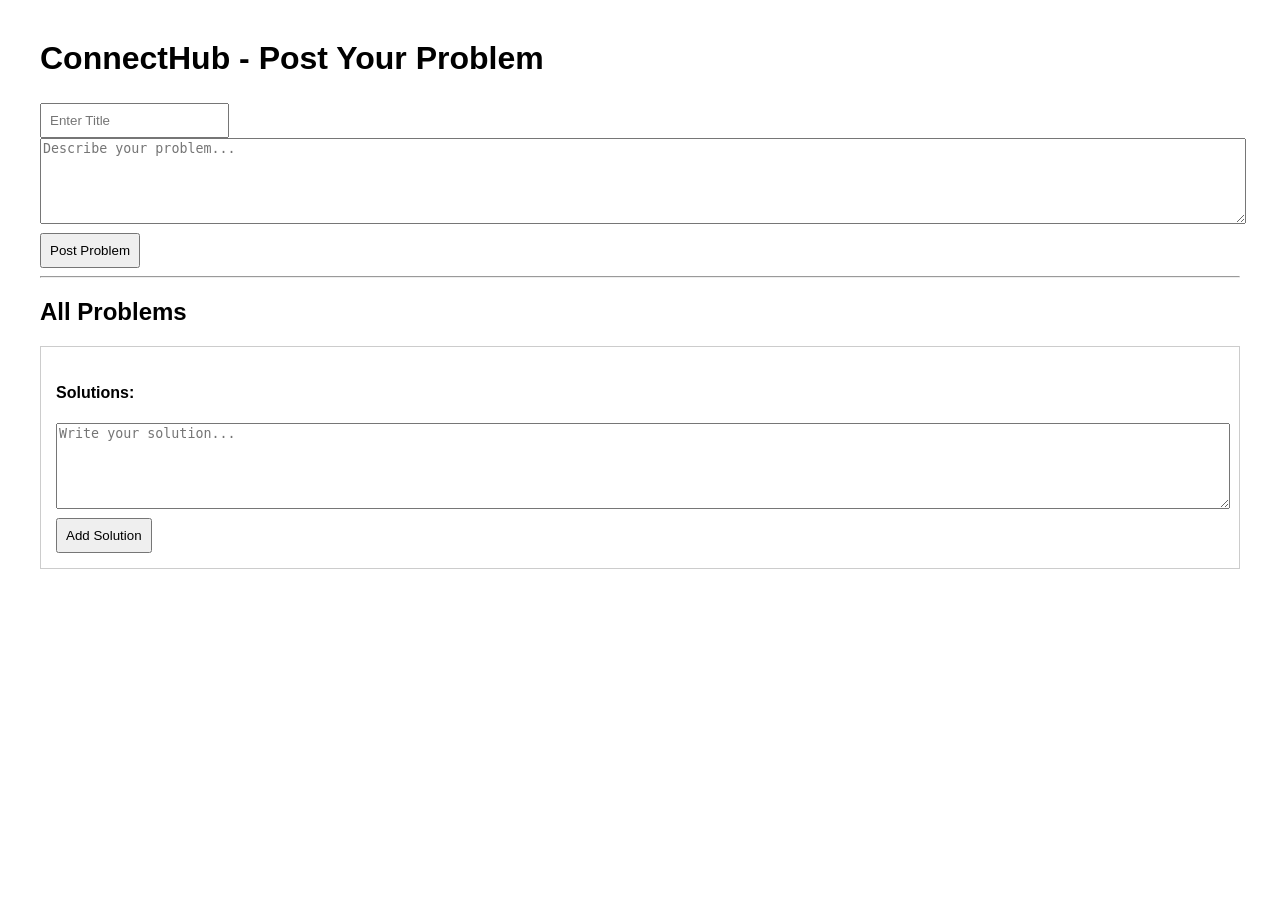
<file: src/main/resources/templates/index.html>
<!DOCTYPE html>
<html xmlns:th="http://www.thymeleaf.org">
<head>
    <title>ConnectHub</title>
    <style>
        body { font-family: Arial; margin: 40px; }
        .problem { border: 1px solid #ccc; padding: 15px; margin-bottom: 20px; }
        .solution { margin-left: 20px; color: green; }
        textarea { width: 100%; height: 80px; }
        input, button { padding: 8px; margin-top: 5px; }
    </style>
</head>
<body>

<h1>ConnectHub - Post Your Problem</h1>

<!-- Add Problem Form -->
<form th:action="@{/addProblem}" th:object="${newProblem}" method="post">
    <input type="text" th:field="*{title}" placeholder="Enter Title" required><br>
    <textarea th:field="*{description}" placeholder="Describe your problem..." required></textarea><br>
    <button type="submit">Post Problem</button>
</form>

<hr>

<h2>All Problems</h2>

<div th:each="problem : ${problems}" class="problem">

    <h3 th:text="${problem.title}"></h3>
    <p th:text="${problem.description}"></p>
    <small th:text="${problem.createdAt}"></small>

    <h4>Solutions:</h4>

    <div th:if="${problem.solutions != null}">
        <div th:each="solution : ${problem.solutions}" class="solution">
            <p th:text="${solution.solutionText}"></p>
            <small th:text="${solution.createdAt}"></small>
        </div>
    </div>

    <!-- Add Solution Form -->
    <form th:action="@{/addSolution/{id}(id=${problem.id})}"
          th:object="${newSolution}" method="post">

        <textarea th:field="*{solutionText}"
                  placeholder="Write your solution..." required></textarea>
        <button type="submit">Add Solution</button>
    </form>

</div>

</body>
</html>
</file>
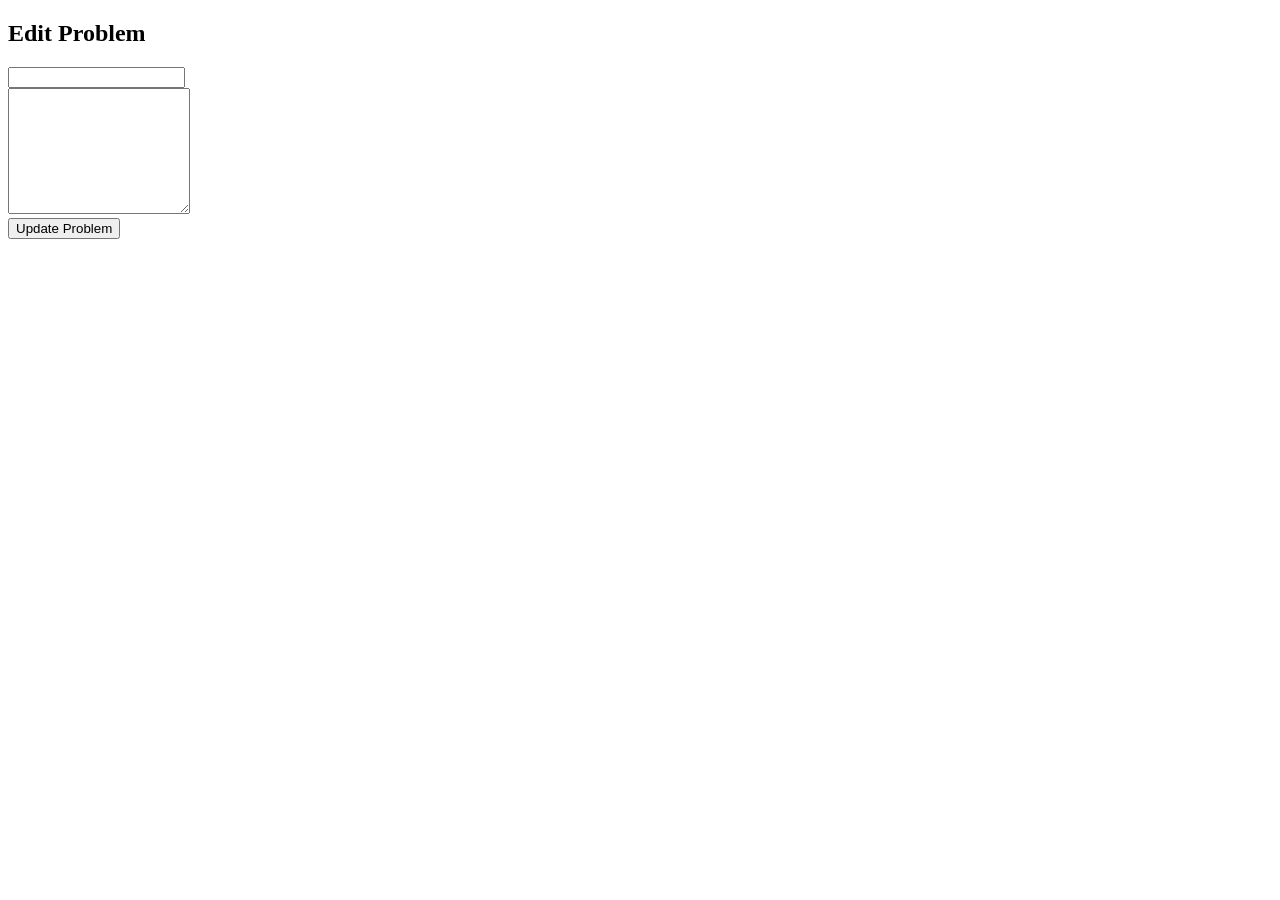
<file: src/main/resources/templates/edit-problem.html>
<!DOCTYPE html>
<html xmlns:th="http://www.thymeleaf.org">
<head>
    <title>Edit Problem - ConnectHub</title>
    <link rel="stylesheet" th:href="@{/css/style.css}">
</head>
<body>

<div th:replace="~{fragments/navbar :: navbar}"></div>

<div class="page-wrapper">
    <div class="main-container">

        <section class="card">
            <div class="section-header">
                <h2>Edit Problem</h2>
            </div>

            <form th:action="@{'/problem/' + ${problem.id} + '/edit'}" method="post">
                <div class="form-group">
                    <input type="text" name="title" th:value="${problem.title}" required>
                </div>

                <div class="form-group">
                    <textarea name="description" rows="8" required th:text="${problem.description}"></textarea>
                </div>

                <button type="submit" class="primary-btn">Update Problem</button>
            </form>
        </section>

    </div>
</div>

</body>
</html>
</file>
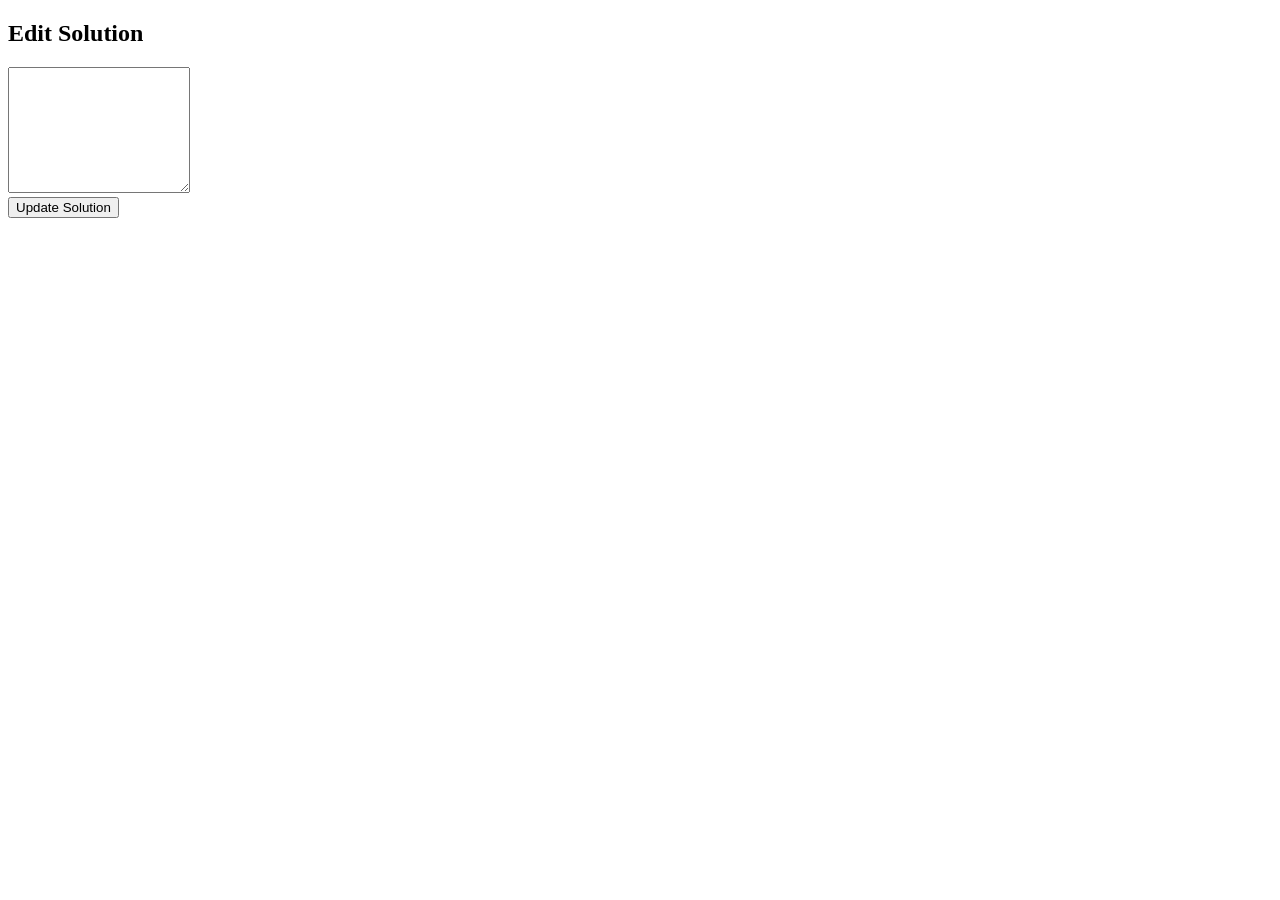
<file: src/main/resources/templates/edit-solution.html>
<!DOCTYPE html>
<html xmlns:th="http://www.thymeleaf.org">
<head>
    <title>Edit Solution - ConnectHub</title>
    <link rel="stylesheet" th:href="@{/css/style.css}">
</head>
<body>

<div th:replace="~{fragments/navbar :: navbar}"></div>

<div class="page-wrapper">
    <div class="main-container">

        <section class="card">
            <div class="section-header">
                <h2>Edit Solution</h2>
            </div>

            <form th:action="@{'/solution/' + ${solution.id} + '/edit'}" method="post">
                <div class="form-group">
                    <textarea name="content" rows="8" required th:text="${solution.content}"></textarea>
                </div>

                <button type="submit" class="primary-btn">Update Solution</button>
            </form>
        </section>

    </div>
</div>

</body>
</html>
</file>
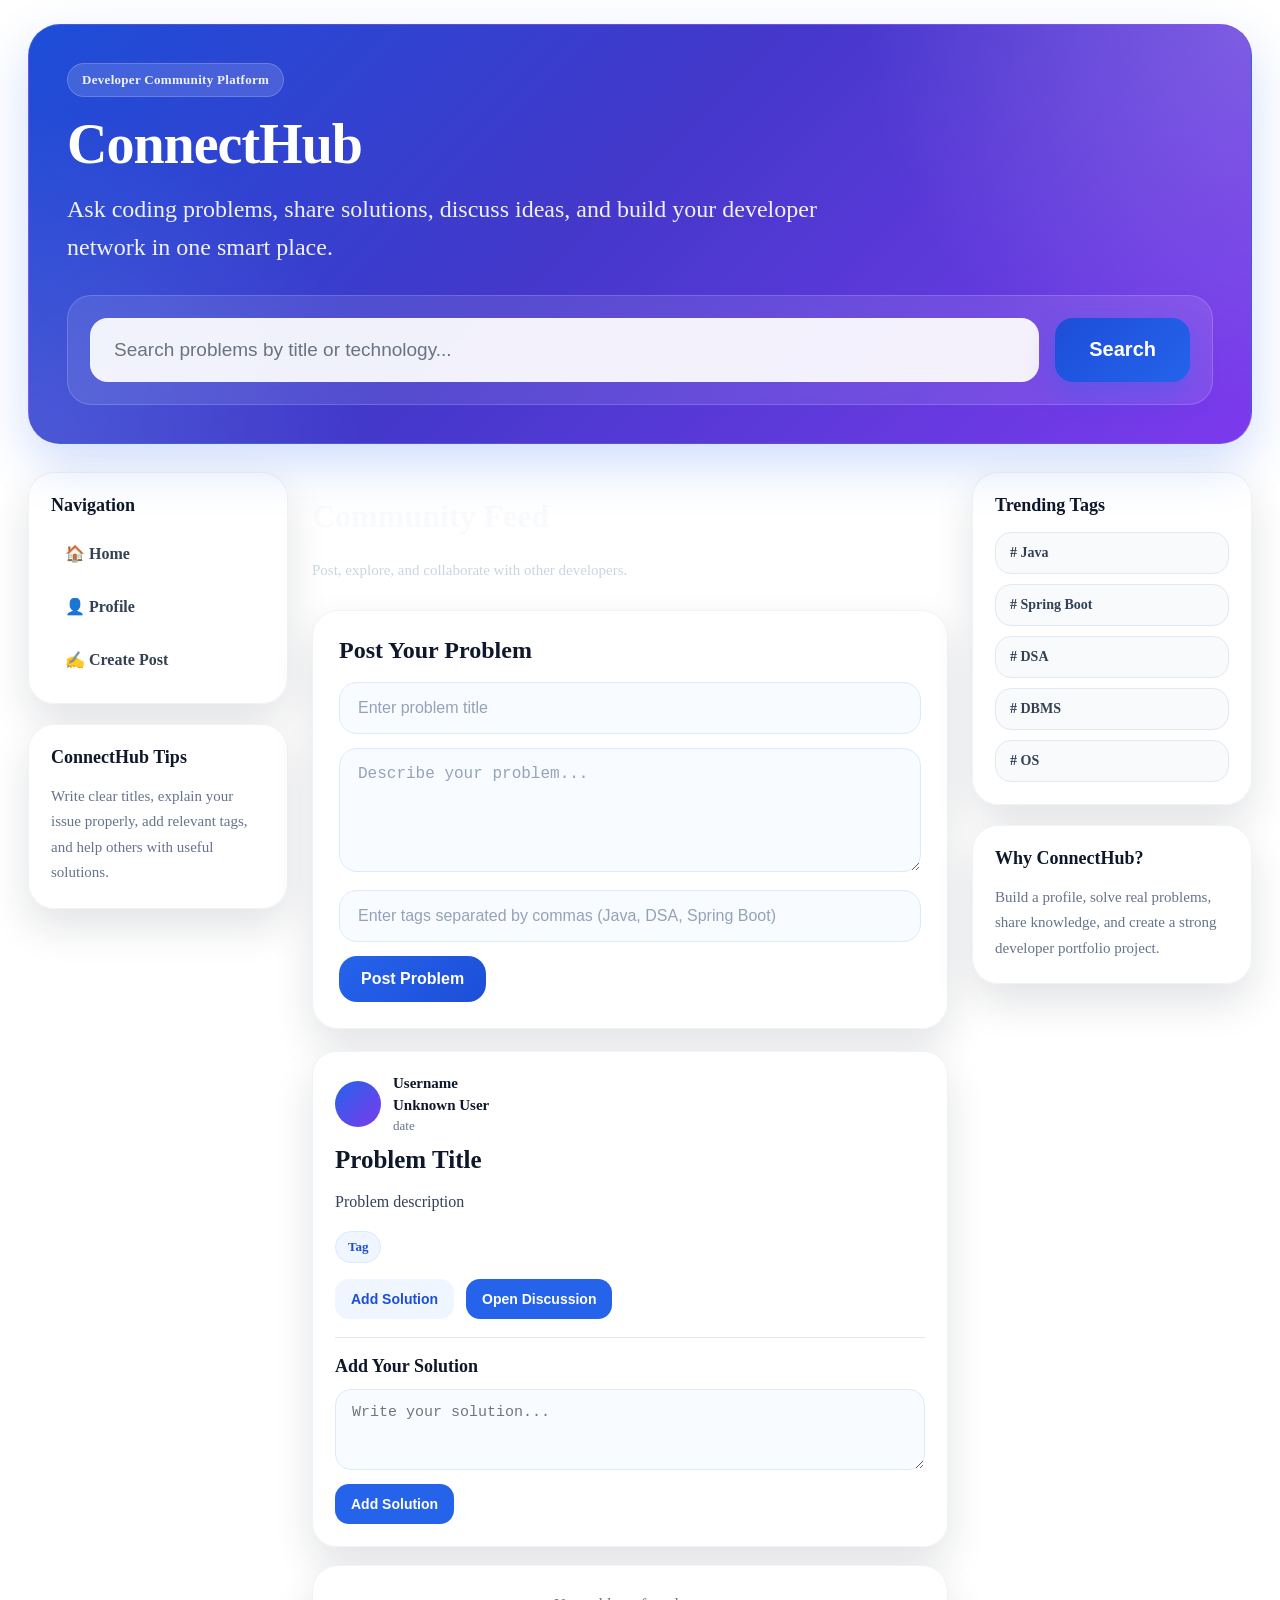
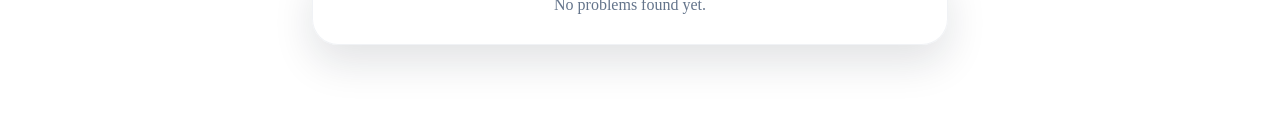
<file: src/main/resources/templates/home.html>
<!DOCTYPE html>
<html xmlns:th="http://www.thymeleaf.org">
<head>
    <title>ConnectHub - Home</title>
    <link rel="stylesheet" th:href="@{/css/style.css}">
    <meta name="viewport" content="width=device-width, initial-scale=1">
    <style>
        #top-navbar{
    position: sticky;
    top: 0;
    z-index: 999;
    transition: transform 0.35s ease, opacity 0.35s ease, background 0.35s ease;
}

#top-navbar.nav-hidden{
    opacity: 0;
    transform: translateY(-100%);
    pointer-events: none;
}
        .home-shell{
            max-width: 1400px;
            margin: 24px auto;
            padding: 0 20px 40px;
        }

        .hero-premium{
            position: relative;
            overflow: hidden;
            border-radius: 32px;
            padding: 38px;
            margin-bottom: 28px;
            background: linear-gradient(135deg, #1d4ed8 0%, #4338ca 45%, #7c3aed 100%);
            box-shadow: 0 20px 50px rgba(37, 99, 235, 0.22);
            border: 1px solid rgba(255,255,255,0.12);
        }

        .hero-premium::before{
            content: "";
            position: absolute;
            inset: 0;
            background:
                radial-gradient(circle at top right, rgba(255,255,255,0.18), transparent 30%),
                radial-gradient(circle at bottom left, rgba(255,255,255,0.12), transparent 26%);
            pointer-events: none;
        }

        .hero-content{
            position: relative;
            z-index: 1;
        }

        .hero-badge{
            display: inline-block;
            padding: 8px 14px;
            border-radius: 999px;
            background: rgba(255,255,255,0.14);
            color: #eef2ff;
            font-size: 13px;
            font-weight: 700;
            letter-spacing: 0.3px;
            margin-bottom: 18px;
            border: 1px solid rgba(255,255,255,0.18);
        }

        .hero-title{
            margin: 0;
            font-size: 56px;
            line-height: 1.05;
            font-weight: 800;
            color: white;
            letter-spacing: -1px;
        }

        .hero-subtitle{
            margin: 16px 0 28px;
            max-width: 800px;
            font-size: 24px;
            line-height: 1.6;
            color: rgba(255,255,255,0.92);
        }

        .search-card-premium{
    background: rgba(255,255,255,0.10);
    backdrop-filter: blur(16px);
    border: 1px solid rgba(255,255,255,0.16);
    border-radius: 24px;
    padding: 22px;
}

        .search-form-premium{
            display: flex;
            gap: 16px;
            align-items: center;
            flex-wrap: wrap;
        }

        .search-form-premium input{
            flex: 1;
            min-width: 280px;
            height: 64px;
            padding: 0 24px;
            border: none;
            outline: none;
            border-radius: 18px;
            background: rgba(255,255,255,0.92);
            color: #111827;
            font-size: 20px;
            font-weight: 500;
            box-shadow: inset 0 0 0 1px rgba(255,255,255,0.25);
        }

        .search-form-premium input::placeholder{
            color: #6b7280;
            font-size: 19px;
        }

        .search-form-premium button{
    height: 64px;
    padding: 0 34px;
    border: none;
    border-radius: 18px;
    background: linear-gradient(135deg, #1d4ed8, #2563eb);
    color: white;
    font-size: 20px;
    font-weight: 800;
    cursor: pointer;
    box-shadow: 0 12px 28px rgba(37,99,235,0.30);
    transition: 0.25s ease;
}

        .search-form-premium button:hover{
            transform: translateY(-2px);
        }

        .premium-layout{
            display: grid;
            grid-template-columns: 260px minmax(0, 1fr) 280px;
            gap: 24px;
            align-items: start;
        }

        .side-panel,
        .feed-panel{
            min-width: 0;
        }

        .premium-card{
    background: rgba(255,255,255,0.94);
    border: 1px solid rgba(148,163,184,0.14);
    border-radius: 26px;
    box-shadow: 0 18px 40px rgba(15,23,42,0.12);
}
.premium-form-group input,
.premium-form-group textarea{
    font-size: 16px;
    color: #111827;
}

.premium-form-group input::placeholder,
.premium-form-group textarea::placeholder{
    color: #94a3b8;
}

        .side-card{
            padding: 22px;
            margin-bottom: 20px;
        }

        .side-title{
            margin: 0 0 16px;
            font-size: 18px;
            font-weight: 800;
            color: #0f172a;
        }

        .nav-links{
            display: flex;
            flex-direction: column;
            gap: 10px;
        }

        .nav-links a{
            text-decoration: none;
            padding: 12px 14px;
            border-radius: 14px;
            color: #334155;
            font-weight: 700;
            transition: 0.2s ease;
        }

        .nav-links a:hover{
            background: #eff6ff;
            color: #1d4ed8;
        }

        .mini-info{
            margin: 0;
            color: #64748b;
            line-height: 1.7;
            font-size: 15px;
        }

        .feed-top{
            display: flex;
            align-items: center;
            justify-content: space-between;
            gap: 16px;
            margin-bottom: 16px;
        }

        .feed-heading{
    color: #f8fafc !important;
    font-size: 32px;
    font-weight: 800;
}

.feed-subtext{
    color: #cbd5e1 !important;
    font-size: 15px;
}

        .post-box-premium{
            padding: 26px;
            margin-bottom: 22px;
        }

        .post-box-premium h2{
            margin: 0 0 18px;
            font-size: 24px;
            color: #0f172a;
        }

        .premium-form-group{
            margin-bottom: 14px;
        }

        .premium-form-group input,
        .premium-form-group textarea{
            width: 100%;
            box-sizing: border-box;
            border: 1px solid #dbeafe;
            background: #f8fbff;
            color: #0f172a;
            border-radius: 18px;
            padding: 16px 18px;
            outline: none;
            font-size: 16px;
            transition: 0.2s ease;
        }

        .premium-form-group input:focus,
        .premium-form-group textarea:focus{
            border-color: #60a5fa;
            box-shadow: 0 0 0 4px rgba(96,165,250,0.18);
            background: white;
        }

        .post-submit-btn{
            border: none;
            border-radius: 18px;
            padding: 14px 22px;
            background: linear-gradient(135deg, #2563eb, #1d4ed8);
            color: white;
            font-size: 16px;
            font-weight: 800;
            cursor: pointer;
            transition: 0.25s ease;
        }

        .post-submit-btn:hover{
            transform: translateY(-2px);
            box-shadow: 0 12px 24px rgba(37,99,235,0.24);
        }

        .problems-stack{
            display: flex;
            flex-direction: column;
            gap: 18px;
        }

        .problem-card-premium{
            padding: 22px;
            border-radius: 24px;
        }

        .problem-topbar{
            display: flex;
            justify-content: space-between;
            gap: 16px;
            align-items: flex-start;
            margin-bottom: 10px;
        }

        .problem-user{
            display: flex;
            align-items: center;
            gap: 12px;
        }

        .problem-avatar{
            width: 46px;
            height: 46px;
            border-radius: 50%;
            display: flex;
            align-items: center;
            justify-content: center;
            background: linear-gradient(135deg, #2563eb, #7c3aed);
            color: white;
            font-weight: 800;
            font-size: 18px;
            flex-shrink: 0;
        }

        .problem-user-meta{
            display: flex;
            flex-direction: column;
            gap: 4px;
        }

        .problem-user-meta a{
            text-decoration: none;
            color: #0f172a;
            font-weight: 800;
            font-size: 15px;
        }

        .problem-date{
            font-size: 13px;
            color: #64748b;
        }

        .problem-title-link{
            text-decoration: none;
            color: #0f172a;
            font-size: 25px;
            font-weight: 800;
            line-height: 1.3;
        }

        .problem-title-link:hover{
            color: #1d4ed8;
        }

        .problem-desc{
            margin: 12px 0 14px;
            color: #334155;
            font-size: 16px;
            line-height: 1.8;
        }

        .tags-row{
            margin: 10px 0 16px;
            display: flex;
            gap: 8px;
            flex-wrap: wrap;
        }

        .tag-chip{
            display: inline-flex;
            align-items: center;
            padding: 7px 12px;
            border-radius: 999px;
            background: #eff6ff;
            color: #1d4ed8;
            font-size: 13px;
            font-weight: 800;
            border: 1px solid #dbeafe;
        }

        .problem-actions{
            display: flex;
            gap: 12px;
            flex-wrap: wrap;
            margin-top: 8px;
        }

        .action-btn{
            border: none;
            border-radius: 14px;
            padding: 12px 16px;
            font-size: 14px;
            font-weight: 800;
            cursor: pointer;
            transition: 0.2s ease;
        }

        .action-btn.primary{
            background: #2563eb;
            color: white;
        }

        .action-btn.secondary{
            background: #eff6ff;
            color: #1d4ed8;
        }

        .action-btn:hover{
            transform: translateY(-1px);
        }

        .solutions-section{
            margin-top: 18px;
            padding-top: 18px;
            border-top: 1px solid #e2e8f0;
        }

        .solutions-section h4{
            margin: 0 0 12px;
            font-size: 18px;
            color: #0f172a;
        }

        .solution-form textarea{
            width: 100%;
            box-sizing: border-box;
            border: 1px solid #dbeafe;
            background: #f8fbff;
            color: #0f172a;
            border-radius: 16px;
            padding: 14px 16px;
            outline: none;
            font-size: 15px;
            margin-bottom: 10px;
        }

        .right-list{
            display: flex;
            flex-direction: column;
            gap: 10px;
        }

        .right-pill{
            padding: 12px 14px;
            border-radius: 16px;
            background: #f8fafc;
            color: #334155;
            font-size: 14px;
            font-weight: 700;
            border: 1px solid #e2e8f0;
        }

        .empty-premium{
            padding: 30px;
            text-align: center;
            color: #64748b;
        }

        @media (max-width: 1200px){
            .premium-layout{
                grid-template-columns: 1fr;
            }

            .left-panel,
            .right-panel{
                display: none;
            }
        }

        @media (max-width: 768px){
            .home-shell{
                padding: 0 14px 28px;
            }

            .hero-premium{
                padding: 24px;
                border-radius: 24px;
            }

            .hero-title{
                font-size: 40px;
            }

            .hero-subtitle{
                font-size: 19px;
                line-height: 1.6;
            }

            .search-form-premium input,
            .search-form-premium button{
                width: 100%;
            }

            .feed-heading{
                font-size: 24px;
            }

            .problem-title-link{
                font-size: 21px;
            }
        }
    </style>
</head>
<body>

<div id="top-navbar" th:replace="~{fragments/navbar :: navbar}"></div>

<div th:if="${successMessage}" class="toast-msg">
    <span th:text="${successMessage}"></span>
</div>

<div class="home-shell">

    <section class="hero-premium">
        <div class="hero-content">
            <div class="hero-badge">Developer Community Platform</div>

            <h1 class="hero-title">ConnectHub</h1>

            <p class="hero-subtitle">
                Ask coding problems, share solutions, discuss ideas, and build your developer network in one smart place.
            </p>

            <div class="search-card-premium">
                <form th:action="@{/home}" method="get" class="search-form-premium">
                    <input type="text"
                           name="keyword"
                           th:value="${keyword}"
                           placeholder="Search problems by title or technology...">
                    <button type="submit">Search</button>
                </form>
            </div>
        </div>
    </section>

    <div class="premium-layout">

        <aside class="left-panel side-panel">
            <div class="premium-card side-card">
                <h3 class="side-title">Navigation</h3>
                <div class="nav-links">
                    <a th:href="@{/home}">🏠 Home</a>
                    <a th:href="@{/profile}">👤 Profile</a>
                    <a href="#post-box">✍️ Create Post</a>
                </div>
            </div>

            <div class="premium-card side-card">
                <h3 class="side-title">ConnectHub Tips</h3>
                <p class="mini-info">
                    Write clear titles, explain your issue properly, add relevant tags, and help others with useful solutions.
                </p>
            </div>
        </aside>

        <main class="feed-panel">
            <div class="feed-top">
                <div>
                    <h2 class="feed-heading">Community Feed</h2>
                    <p class="feed-subtext">Post, explore, and collaborate with other developers.</p>
                </div>
            </div>

            <section class="premium-card post-box-premium" id="post-box">
                <h2>Post Your Problem</h2>

                <form id="ajax-problem-form">
                    <div class="premium-form-group">
                        <input type="text" name="title" placeholder="Enter problem title" required>
                    </div>

                    <div class="premium-form-group">
                        <textarea name="description" rows="5" placeholder="Describe your problem..." required></textarea>
                    </div>

                    <div class="premium-form-group">
                        <input type="text"
                               name="tagNames"
                               placeholder="Enter tags separated by commas (Java, DSA, Spring Boot)">
                    </div>

                    <button type="submit" class="post-submit-btn">Post Problem</button>
                </form>
            </section>

            <section>
                <div class="problems-stack" id="problems-feed">

                    <div class="premium-card problem-card-premium"
                         th:each="problem : ${problems}"
                         th:id="'problem-' + ${problem.id}"
                         th:attr="data-problem-id=${problem.id}">

                        <div class="problem-topbar">
                            <div class="problem-user">
                                <div class="problem-avatar"
                                     th:text="${problem.user != null and problem.user.username != null and !#strings.isEmpty(problem.user.username) ? #strings.substring(problem.user.username,0,1).toUpperCase() : 'U'}">
                                </div>

                                <div class="problem-user-meta">
                                    <span th:if="${problem.user != null}">
                                        <a th:href="@{'/profile/' + ${problem.user.username}}"
                                           th:text="${problem.user.username}">Username</a>
                                    </span>
                                    <span th:if="${problem.user == null}">
                                        <a href="#">Unknown User</a>
                                    </span>

                                    <span class="problem-date" th:text="${problem.createdAt}">date</span>
                                </div>
                            </div>
                        </div>

                        <div>
                            <a class="problem-title-link"
                               th:href="@{'/problem/' + ${problem.id}}"
                               th:text="${problem.title}">
                                Problem Title
                            </a>
                        </div>

                        <p class="problem-desc" th:text="${problem.description}">Problem description</p>

                        <div class="tags-row">
                            <span class="tag-chip"
                                  th:each="tag : ${problem.tags}"
                                  th:text="${tag.name}">
                                Tag
                            </span>
                        </div>

                        <div class="problem-actions">
                            <button type="button"
                                    class="action-btn secondary toggle-solutions-btn"
                                    th:attr="data-target='solutions-box-' + ${problem.id}">
                                Add Solution
                            </button>

                            <a th:href="@{'/problem/' + ${problem.id}}"
                               style="text-decoration:none;">
                                <button type="button" class="action-btn primary">Open Discussion</button>
                            </a>
                        </div>

                        <div class="solutions-section hidden-solutions"
                             th:id="'solutions-box-' + ${problem.id}">
                            <h4>Add Your Solution</h4>

                            <div class="solutions-list"
                                 th:id="'solutions-list-' + ${problem.id}">
                            </div>

                            <form action="javascript:void(0);"
                                  class="solution-form ajax-solution-form"
                                  th:attr="data-problem-id=${problem.id}">
                                <textarea name="content" rows="3" placeholder="Write your solution..." required></textarea>
                                <button type="submit" class="action-btn primary">Add Solution</button>
                            </form>
                        </div>
                    </div>

                    <div th:if="${#lists.isEmpty(problems)}" class="premium-card empty-premium">
                        No problems found yet.
                    </div>

                </div>
            </section>
        </main>

        <aside class="right-panel side-panel">
            <div class="premium-card side-card">
                <h3 class="side-title">Trending Tags</h3>
                <div class="right-list">
                    <div class="right-pill"># Java</div>
                    <div class="right-pill"># Spring Boot</div>
                    <div class="right-pill"># DSA</div>
                    <div class="right-pill"># DBMS</div>
                    <div class="right-pill"># OS</div>
                </div>
            </div>

            <div class="premium-card side-card">
                <h3 class="side-title">Why ConnectHub?</h3>
                <p class="mini-info">
                    Build a profile, solve real problems, share knowledge, and create a strong developer portfolio project.
                </p>
            </div>
        </aside>

    </div>
</div>

<script>
    document.addEventListener("DOMContentLoaded", function () {
    const topNavbar = document.getElementById("top-navbar");

function handleNavbarVisibility() {
    if (!topNavbar) return;

    if (window.scrollY > 80) {
        topNavbar.classList.add("nav-hidden");
    } else {
        topNavbar.classList.remove("nav-hidden");
    }
}

window.addEventListener("scroll", handleNavbarVisibility);
handleNavbarVisibility();

        function escapeHtml(text) {
            const div = document.createElement("div");
            div.textContent = text;
            return div.innerHTML;
        }

        function showToast(message) {
            const oldToast = document.querySelector(".toast-msg.dynamic-toast");
            if (oldToast) oldToast.remove();

            const toast = document.createElement("div");
            toast.className = "toast-msg dynamic-toast";
            toast.innerHTML = `<span>${escapeHtml(message)}</span>`;
            document.body.appendChild(toast);

            setTimeout(() => {
                toast.remove();
            }, 3500);
        }

        function attachSolutionsToggleHandler(button) {
            if (!button) return;

            button.addEventListener("click", function () {
                const targetId = this.dataset.target;
                const solutionsBox = document.getElementById(targetId);

                if (solutionsBox) {
                    solutionsBox.classList.toggle("show-solutions");
                    this.textContent = solutionsBox.classList.contains("show-solutions")
                        ? "Close Solution Box"
                        : "Add Solution";
                }
            });
        }

        function attachCommentsToggleHandler(button) {
            if (!button) return;

            button.addEventListener("click", function () {
                const targetId = this.dataset.target;
                const commentsBox = document.getElementById(targetId);

                if (commentsBox) {
                    commentsBox.classList.toggle("show-comments");

                    if (commentsBox.classList.contains("show-comments")) {
                        const input = commentsBox.querySelector("input[name='content']");
                        if (input) input.focus();
                    }
                }
            });
        }

        function attachLikeHandler(button) {
            if (!button) return;

            button.addEventListener("click", async function () {
                const solutionId = this.dataset.solutionId;

                try {
                    const response = await fetch(`/api/solution/${solutionId}/like`, {
                        method: "POST",
                        headers: {
                            "X-Requested-With": "XMLHttpRequest"
                        }
                    });

                    if (!response.ok) throw new Error("Like request failed");

                    const data = await response.json();
                    const likeCountElement = document.getElementById(`like-count-${solutionId}`);

                    if (likeCountElement) {
                        likeCountElement.textContent = `${data.likeCount} likes`;
                    }

                    this.textContent = data.liked ? "💙 Liked" : "💙 Like";
                } catch (error) {
                    console.error(error);
                    alert("Something went wrong while liking the solution.");
                }
            });
        }

        function attachCommentHandler(form) {
            if (!form) return;

            form.addEventListener("submit", async function (e) {
                e.preventDefault();

                const solutionId = this.dataset.solutionId;
                const input = this.querySelector('input[name="content"]');
                const content = input.value.trim();

                if (!content) return;

                try {
                    const formData = new URLSearchParams();
                    formData.append("content", content);

                    const response = await fetch(`/api/solution/${solutionId}/comment`, {
                        method: "POST",
                        headers: {
                            "Content-Type": "application/x-www-form-urlencoded",
                            "X-Requested-With": "XMLHttpRequest"
                        },
                        body: formData.toString()
                    });

                    if (!response.ok) throw new Error("Comment request failed");

                    const data = await response.json();
                    const commentsList = document.getElementById(`comments-list-${solutionId}`);
                    const commentsBox = document.getElementById(`comments-box-${solutionId}`);

                    if (commentsList) {
                        const commentItem = document.createElement("div");
                        commentItem.className = "comment-item";
                        commentItem.innerHTML = `
                            <span class="comment-user">${escapeHtml(data.username)}</span>
                            <span class="comment-text">${escapeHtml(data.content)}</span>
                        `;
                        commentsList.appendChild(commentItem);
                    }

                    if (commentsBox) {
                        commentsBox.classList.add("show-comments");
                    }

                    input.value = "";
                    showToast("Comment added successfully!");
                } catch (error) {
                    console.error(error);
                    alert("Something went wrong while adding the comment.");
                }
            });
        }

        function attachSolutionHandler(form) {
    if (!form) return;

    form.addEventListener("submit", async function (e) {
        e.preventDefault();

        const problemId = this.dataset.problemId;
        const textarea = this.querySelector('textarea[name="content"]');
        const content = textarea.value.trim();

        if (!content) return;

        try {
            const formData = new URLSearchParams();
            formData.append("content", content);

            const response = await fetch(`/api/problem/${problemId}/solution/add`, {
                method: "POST",
                headers: {
                    "Content-Type": "application/x-www-form-urlencoded",
                    "X-Requested-With": "XMLHttpRequest"
                },
                body: formData.toString()
            });

            if (!response.ok) {
                throw new Error("Add solution failed");
            }

            await response.json();

            textarea.value = "";
            textarea.focus();

            showToast("Solution added successfully!");

        } catch (error) {
            console.error(error);
        }
    });
}

        document.querySelectorAll(".toggle-solutions-btn").forEach(attachSolutionsToggleHandler);
        document.querySelectorAll(".toggle-comments-btn").forEach(attachCommentsToggleHandler);
        document.querySelectorAll(".ajax-like-btn").forEach(attachLikeHandler);
        document.querySelectorAll(".ajax-comment-form").forEach(attachCommentHandler);
        document.querySelectorAll(".ajax-solution-form").forEach(attachSolutionHandler);

        const problemForm = document.getElementById("ajax-problem-form");
        if (problemForm) {
            problemForm.addEventListener("submit", async function (e) {
                e.preventDefault();

                const titleInput = this.querySelector('input[name="title"]');
                const descriptionInput = this.querySelector('textarea[name="description"]');
                const tagInput = this.querySelector('input[name="tagNames"]');

                const title = titleInput.value.trim();
                const description = descriptionInput.value.trim();
                const tagNames = tagInput.value.trim();

                if (!title || !description) return;

                try {
                    const formData = new URLSearchParams();
                    formData.append("title", title);
                    formData.append("description", description);
                    formData.append("tagNames", tagNames);

                    const response = await fetch(`/api/problem/add`, {
                        method: "POST",
                        headers: {
                            "Content-Type": "application/x-www-form-urlencoded",
                            "X-Requested-With": "XMLHttpRequest"
                        },
                        body: formData.toString()
                    });

                    if (!response.ok) throw new Error("Problem post failed");

                    const data = await response.json();
                    const feed = document.getElementById("problems-feed");

                    if (feed) {
                        const problemCard = document.createElement("div");
                        problemCard.className = "premium-card problem-card-premium";
                        problemCard.id = `problem-${data.problemId}`;
                        problemCard.setAttribute("data-problem-id", data.problemId);

                        problemCard.innerHTML = `
                            <div class="problem-topbar">
                                <div class="problem-user">
                                    <div class="problem-avatar">${escapeHtml(data.username.charAt(0).toUpperCase())}</div>
                                    <div class="problem-user-meta">
                                        <a href="/profile/${encodeURIComponent(data.username)}">${escapeHtml(data.username)}</a>
                                        <span class="problem-date">Just now</span>
                                    </div>
                                </div>
                            </div>

                            <div>
                                <a class="problem-title-link"
                                   href="/problem/${data.problemId}">
                                    ${escapeHtml(data.title)}
                                </a>
                            </div>

                            <p class="problem-desc">${escapeHtml(data.description)}</p>

                            <div class="tags-row">
                                ${(data.tags || []).map(tag =>
                                    `<span class="tag-chip">${escapeHtml(tag)}</span>`
                                ).join("")}
                            </div>

                            <div class="problem-actions">
                                <button type="button"
                                        class="action-btn secondary toggle-solutions-btn"
                                        data-target="solutions-box-${data.problemId}">
                                    Show Solutions
                                </button>

                                <a href="/problem/${data.problemId}" style="text-decoration:none;">
                                    <button type="button" class="action-btn primary">Open Discussion</button>
                                </a>
                            </div>

                            <div class="solutions-section hidden-solutions" id="solutions-box-${data.problemId}">
                                <h4>Add Your Solution</h4>

                                <div class="solutions-list" id="solutions-list-${data.problemId}"></div>

                                <form action="javascript:void(0);"
                                      class="solution-form ajax-solution-form"
                                      data-problem-id="${data.problemId}">
                                    <textarea name="content" rows="3" placeholder="Write your solution..." required></textarea>
                                    <button type="submit" class="action-btn primary">Add Solution</button>
                                </form>
                            </div>
                        `;

                        feed.prepend(problemCard);
                        attachSolutionsToggleHandler(problemCard.querySelector(".toggle-solutions-btn"));
                        attachSolutionHandler(problemCard.querySelector(".ajax-solution-form"));
                    }

                    titleInput.value = "";
                    descriptionInput.value = "";
                    tagInput.value = "";
                    showToast("Problem posted successfully!");
                } catch (error) {
                    console.error(error);
                    alert("Something went wrong while posting the problem.");
                }
            });
        }

    });
</script>

</body>
</html>
</file>
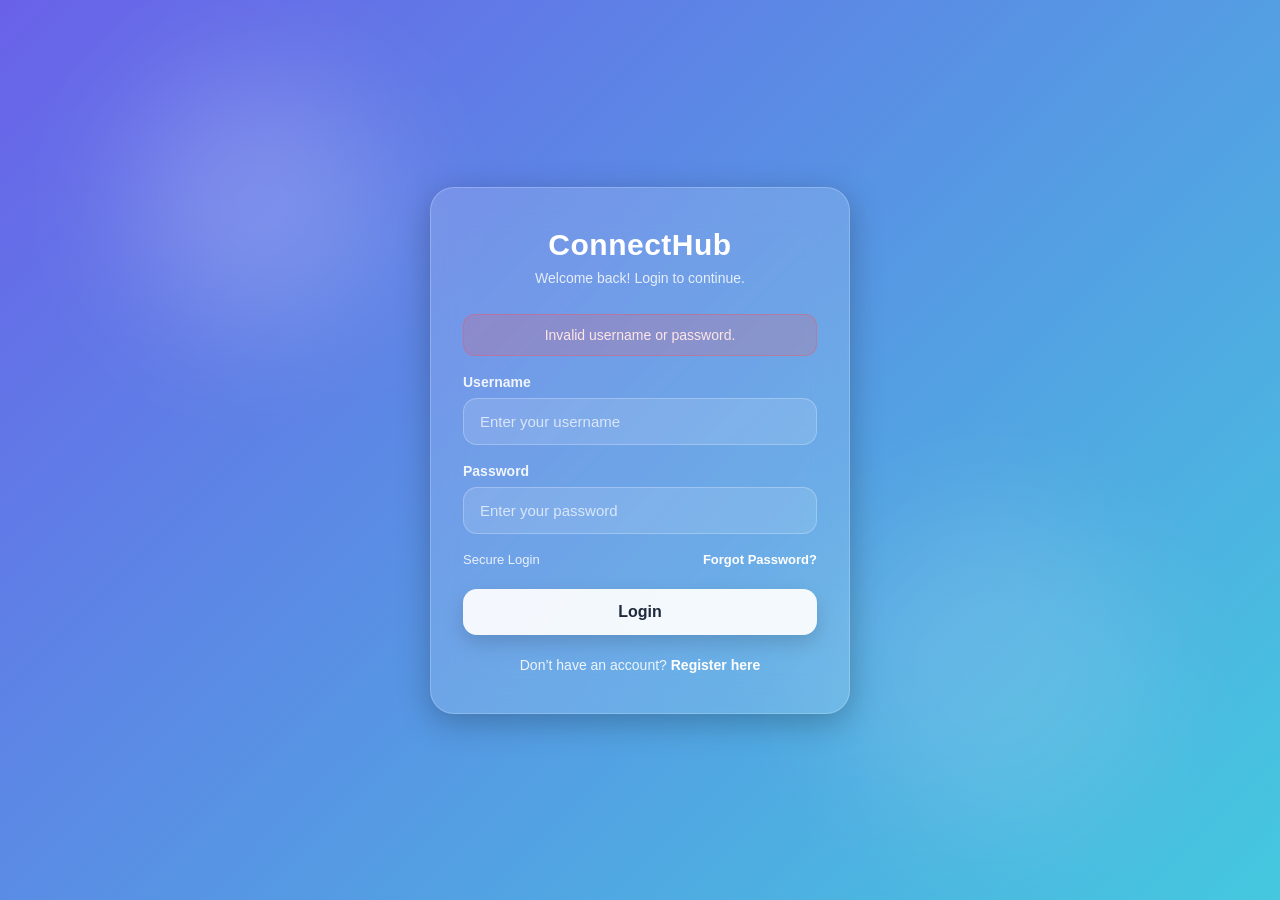
<file: src/main/resources/templates/login.html>
<!DOCTYPE html>
<html xmlns:th="http://www.thymeleaf.org">
<head>
    <title>ConnectHub Login</title>
    <meta name="viewport" content="width=device-width, initial-scale=1.0">

    <style>
        * {
            margin: 0;
            padding: 0;
            box-sizing: border-box;
            font-family: "Segoe UI", Tahoma, Geneva, Verdana, sans-serif;
        }

        body {
            min-height: 100vh;
            display: flex;
            justify-content: center;
            align-items: center;
            background:
                linear-gradient(135deg, rgba(79, 70, 229, 0.85), rgba(6, 182, 212, 0.75)),
                url('https://images.unsplash.com/photo-1516321318423-f06f85e504b3?auto=format&fit=crop&w=1600&q=80') no-repeat center center/cover;
            overflow: hidden;
            position: relative;
        }

        body::before,
        body::after {
            content: "";
            position: absolute;
            border-radius: 50%;
            filter: blur(60px);
            z-index: 0;
        }

        body::before {
            width: 260px;
            height: 260px;
            background: rgba(255, 255, 255, 0.18);
            top: 8%;
            left: 10%;
        }

        body::after {
            width: 320px;
            height: 320px;
            background: rgba(255, 255, 255, 0.12);
            bottom: 8%;
            right: 10%;
        }

        .login-container {
            position: relative;
            z-index: 1;
            width: 100%;
            max-width: 420px;
            padding: 40px 32px;
            border-radius: 24px;
            background: rgba(255, 255, 255, 0.14);
            border: 1px solid rgba(255, 255, 255, 0.22);
            box-shadow: 0 8px 32px rgba(0, 0, 0, 0.25);
            backdrop-filter: blur(18px);
            -webkit-backdrop-filter: blur(18px);
            color: white;
        }

        .brand {
            text-align: center;
            margin-bottom: 28px;
        }

        .brand h1 {
            font-size: 30px;
            font-weight: 700;
            letter-spacing: 0.5px;
            margin-bottom: 8px;
        }

        .brand p {
            font-size: 14px;
            color: rgba(255, 255, 255, 0.82);
        }

        .error {
            background: rgba(255, 77, 77, 0.18);
            border: 1px solid rgba(255, 77, 77, 0.35);
            color: #ffe5e5;
            padding: 12px 14px;
            border-radius: 12px;
            font-size: 14px;
            margin-bottom: 18px;
            text-align: center;
        }

        .input-group {
            margin-bottom: 18px;
        }

        .input-group label {
            display: block;
            margin-bottom: 8px;
            font-size: 14px;
            font-weight: 600;
            color: rgba(255, 255, 255, 0.9);
        }

        .input-box {
            width: 100%;
            padding: 14px 16px;
            border: 1px solid rgba(255, 255, 255, 0.25);
            border-radius: 14px;
            background: rgba(255, 255, 255, 0.12);
            color: white;
            font-size: 15px;
            outline: none;
            transition: 0.3s ease;
        }

        .input-box::placeholder {
            color: rgba(255, 255, 255, 0.7);
        }

        .input-box:focus {
            border-color: rgba(255, 255, 255, 0.55);
            background: rgba(255, 255, 255, 0.18);
            box-shadow: 0 0 0 4px rgba(255, 255, 255, 0.08);
        }

        .options {
            display: flex;
            justify-content: space-between;
            align-items: center;
            margin-bottom: 22px;
            font-size: 13px;
            color: rgba(255, 255, 255, 0.85);
        }

        .options a {
            color: white;
            text-decoration: none;
            font-weight: 600;
        }

        .options a:hover {
            text-decoration: underline;
        }

        .login-btn {
            width: 100%;
            padding: 14px;
            border: none;
            border-radius: 14px;
            background: rgba(255, 255, 255, 0.92);
            color: #1e293b;
            font-size: 16px;
            font-weight: 700;
            cursor: pointer;
            transition: 0.3s ease;
            box-shadow: 0 8px 20px rgba(0, 0, 0, 0.15);
        }

        .login-btn:hover {
            transform: translateY(-2px);
            background: white;
        }

        .register-text {
            margin-top: 22px;
            text-align: center;
            font-size: 14px;
            color: rgba(255, 255, 255, 0.88);
        }

        .register-text a {
            color: white;
            text-decoration: none;
            font-weight: 700;
        }

        .register-text a:hover {
            text-decoration: underline;
        }

        @media (max-width: 500px) {
            .login-container {
                margin: 20px;
                padding: 32px 22px;
            }

            .brand h1 {
                font-size: 26px;
            }
        }
    </style>
</head>
<body>

<div class="login-container">
    <div class="brand">
        <h1>ConnectHub</h1>
        <p>Welcome back! Login to continue.</p>
    </div>

    <div th:if="${param.error}" class="error">
        Invalid username or password.
    </div>

    <form th:action="@{/login}" method="post">
        <div class="input-group">
            <label for="username">Username</label>
            <input id="username" type="text" name="username" class="input-box" placeholder="Enter your username" required>
        </div>

        <div class="input-group">
            <label for="password">Password</label>
            <input id="password" type="password" name="password" class="input-box" placeholder="Enter your password" required>
        </div>

        <div class="options">
            <span>Secure Login</span>
            <a href="#">Forgot Password?</a>
        </div>

        <button type="submit" class="login-btn">Login</button>
    </form>

    <p class="register-text">
        Don’t have an account?
        <a th:href="@{/register}">Register here</a>
    </p>
</div>

</body>
</html>
</file>
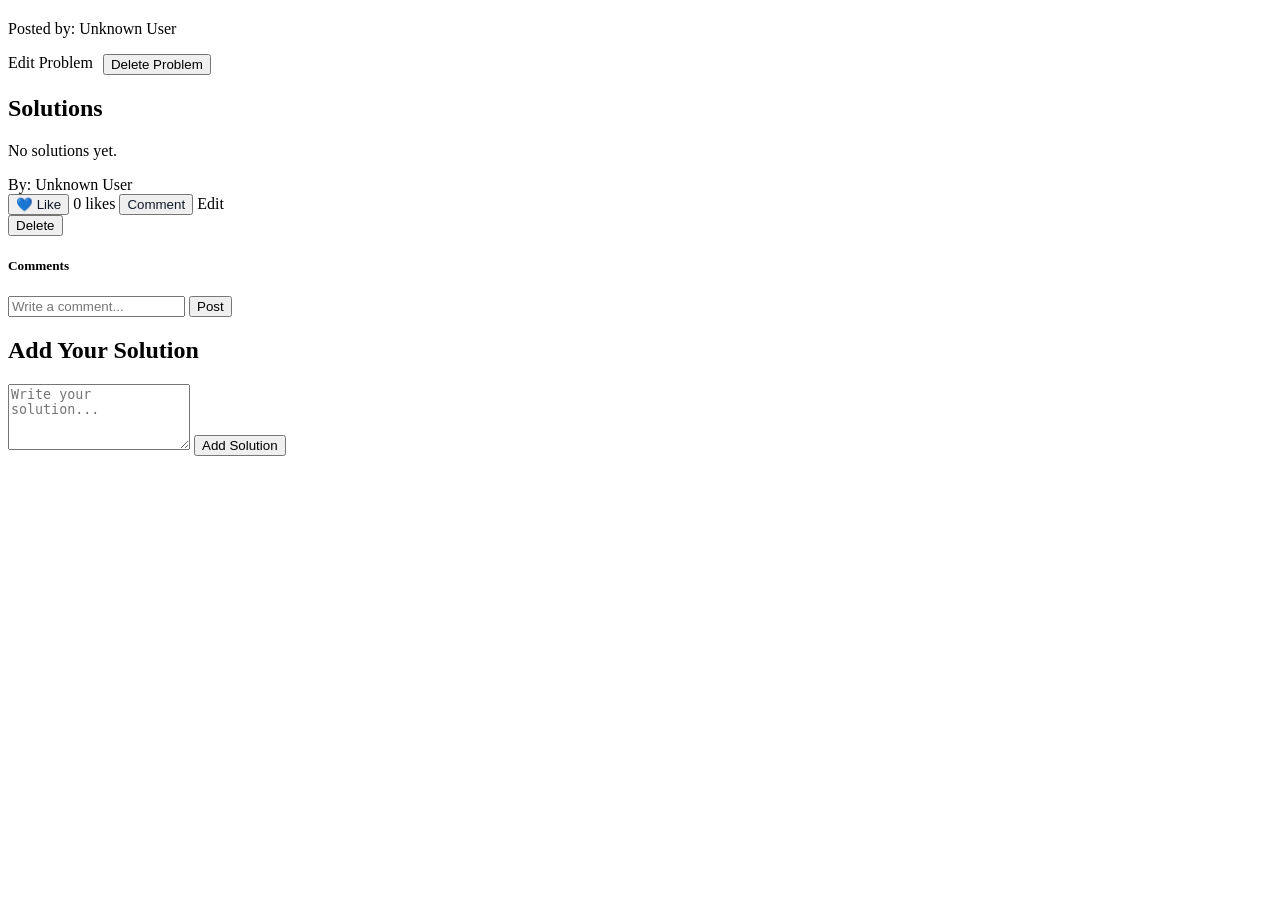
<file: src/main/resources/templates/problem-details.html>
<!DOCTYPE html>
<html xmlns:th="http://www.thymeleaf.org">
<head>
    <title>Problem Details - ConnectHub</title>
    <link rel="stylesheet" th:href="@{/css/style.css}">
</head>
<body>

<div th:replace="~{fragments/navbar :: navbar}"></div>

<div th:if="${successMessage}" class="toast-msg">
    <span th:text="${successMessage}"></span>
</div>

<div class="page-wrapper">
    <div class="main-container">

        <section class="problem-card card" th:id="'problem-' + ${problemData.id}">
            <div class="problem-header">
                <h2 th:text="${problemData.title}"></h2>
                <p class="problem-description" th:text="${problemData.description}"></p>

                <p class="meta">
                    Posted by:
                    <span th:if="${problemData.user != null}">
                        <a th:href="@{'/profile/' + ${problemData.user.username}}"
                           th:text="${problemData.user.username}"></a>
                    </span>
                    <span th:if="${problemData.user == null}">Unknown User</span>
                </p>

                <p class="meta" th:text="${problemData.createdAt}"></p>

                <div th:if="${problemData.user != null and currentUsername == problemData.user.username}"
                     style="margin-top:16px; display:flex; gap:10px; flex-wrap:wrap;">
                    <a th:href="@{'/problem/' + ${problemData.id} + '/edit'}" class="primary-link-btn">
                        Edit Problem
                    </a>

                    <form th:action="@{'/problem/' + ${problemData.id} + '/delete'}" method="post">
                        <button type="submit"
                                class="secondary-btn"
                                onclick="return confirm('Delete this problem permanently?')">
                            Delete Problem
                        </button>
                    </form>
                </div>
            </div>
        </section>

        <section class="card" id="solutions-section">
            <div class="section-header">
                <h2>Solutions</h2>
            </div>

            <div id="solutions-list">
                <div th:if="${solutions == null or #lists.isEmpty(solutions)}" class="empty-state">
                    <p>No solutions yet.</p>
                </div>

                <div class="solution-card"
                     th:each="solution : ${solutions}"
                     th:id="'solution-' + ${solution.id}">

                    <div class="solution-content">
                        <p th:text="${solution.content}" style="color:#111827;"></p>
                    </div>

                    <div class="solution-meta">
                        By:
                        <span th:if="${solution.user != null}">
                    <a th:href="@{'/profile/' + ${solution.user.username}}"
                       th:text="${solution.user.username}"></a>
                </span>
                        <span th:if="${solution.user == null}">Unknown User</span>
                    </div>

                    <div class="solution-actions">
                        <button type="button"
                                class="like-btn ajax-like-btn"
                                th:attr="data-solution-id=${solution.id}"
                                style="color:#111827;">
                            💙 Like
                        </button>

                        <span class="like-count"
                              th:id="'like-count-' + ${solution.id}">0 likes</span>

                        <button type="button"
                                class="secondary-btn toggle-comments-btn"
                                th:attr="data-target='comments-box-' + ${solution.id}"
                                style="color:#111827;">
                            Comment
                        </button>

                        <a th:if="${solution.user != null and currentUsername == solution.user.username}"
                           th:href="@{'/solution/' + ${solution.id} + '/edit'}"
                           class="primary-link-btn">
                            Edit
                        </a>

                        <form th:if="${solution.user != null and currentUsername == solution.user.username}"
                              th:action="@{'/solution/' + ${solution.id} + '/delete'}"
                              method="post">
                            <button type="submit"
                                    class="secondary-btn"
                                    onclick="return confirm('Delete this solution permanently?')">
                                Delete
                            </button>
                        </form>
                    </div>

                    <div class="comments-section hidden-comments"
                         th:id="'comments-box-' + ${solution.id}">
                        <h5>Comments</h5>

                        <div class="comments-list" th:id="'comments-list-' + ${solution.id}"></div>

                        <form action="javascript:void(0);"
                              class="comment-form ajax-comment-form"
                              th:attr="data-solution-id=${solution.id}">
                            <input type="text" name="content" placeholder="Write a comment..." required>
                            <button type="submit" class="primary-btn">Post</button>
                        </form>
                    </div>
                </div>
            </div>
        </section>

        <section class="card">
            <div class="section-header">
                <h2>Add Your Solution</h2>
            </div>

            <form action="javascript:void(0);"
                  class="solution-form ajax-solution-form"
                  th:attr="data-problem-id=${problemData.id}">
                <textarea name="content" rows="4" placeholder="Write your solution..." required></textarea>
                <button type="submit" class="primary-btn">Add Solution</button>
            </form>
        </section>

    </div>
</div>

<script>
    document.addEventListener("DOMContentLoaded", function () {

        function escapeHtml(text) {
            const div = document.createElement("div");
            div.textContent = text;
            return div.innerHTML;
        }

        function showToast(message) {
            const oldToast = document.querySelector(".toast-msg.dynamic-toast");
            if (oldToast) oldToast.remove();

            const toast = document.createElement("div");
            toast.className = "toast-msg dynamic-toast";
            toast.innerHTML = `<span>${escapeHtml(message)}</span>`;
            document.body.appendChild(toast);

            setTimeout(() => {
                toast.remove();
            }, 3500);
        }

        function attachToggleHandler(button) {
            if (!button) return;

            button.addEventListener("click", function () {
                const targetId = this.dataset.target;
                const commentsBox = document.getElementById(targetId);

                if (commentsBox) {
                    commentsBox.classList.toggle("show-comments");

                    if (commentsBox.classList.contains("show-comments")) {
                        const input = commentsBox.querySelector("input[name='content']");
                        if (input) input.focus();
                    }
                }
            });
        }

        function attachLikeHandler(button) {
            if (!button) return;

            button.addEventListener("click", async function () {
                const solutionId = this.dataset.solutionId;

                try {
                    const response = await fetch(`/api/solution/${solutionId}/like`, {
                        method: "POST",
                        headers: {
                            "X-Requested-With": "XMLHttpRequest"
                        }
                    });

                    if (!response.ok) throw new Error("Like request failed");

                    const data = await response.json();
                    const likeCountElement = document.getElementById(`like-count-${solutionId}`);

                    if (likeCountElement) {
                        likeCountElement.textContent = `${data.likeCount} likes`;
                    }

                    this.textContent = data.liked ? "💙 Liked" : "💙 Like";
                } catch (error) {
                    console.error(error);
                    alert("Something went wrong while liking the solution.");
                }
            });
        }

        function attachCommentHandler(form) {
            if (!form) return;

            form.addEventListener("submit", async function (e) {
                e.preventDefault();

                const solutionId = this.dataset.solutionId;
                const input = this.querySelector('input[name="content"]');
                const content = input.value.trim();

                if (!content) return;

                try {
                    const formData = new URLSearchParams();
                    formData.append("content", content);

                    const response = await fetch(`/api/solution/${solutionId}/comment`, {
                        method: "POST",
                        headers: {
                            "Content-Type": "application/x-www-form-urlencoded",
                            "X-Requested-With": "XMLHttpRequest"
                        },
                        body: formData.toString()
                    });

                    if (!response.ok) throw new Error("Comment request failed");

                    const data = await response.json();
                    const commentsList = document.getElementById(`comments-list-${solutionId}`);
                    const commentsBox = document.getElementById(`comments-box-${solutionId}`);

                    if (commentsList) {
                        const commentItem = document.createElement("div");
                        commentItem.className = "comment-item";
                        commentItem.innerHTML = `
                            <span class="comment-user">${escapeHtml(data.username)}</span>
                            <span class="comment-text">${escapeHtml(data.content)}</span>
                        `;
                        commentsList.appendChild(commentItem);
                    }

                    if (commentsBox) {
                        commentsBox.classList.add("show-comments");
                    }

                    input.value = "";
                    showToast("Comment added successfully!");
                } catch (error) {
                    console.error(error);
                    alert("Something went wrong while adding the comment.");
                }
            });
        }

      function attachSolutionHandler(form) {
    if (!form) return;

    form.addEventListener("submit", async function (e) {
        e.preventDefault();

        const problemId = this.dataset.problemId;
        const textarea = this.querySelector('textarea[name="content"]');
        const content = textarea.value.trim();

        if (!content) return;

        try {
            const formData = new URLSearchParams();
            formData.append("content", content);

            const response = await fetch(`/api/problem/${problemId}/solution/add`, {
                method: "POST",
                headers: {
                    "Content-Type": "application/x-www-form-urlencoded",
                    "X-Requested-With": "XMLHttpRequest"
                },
                body: formData.toString()
            });

            if (!response.ok) {
                throw new Error("Add solution failed");
            }

            await response.json();

            form.reset();

            setTimeout(() => {
                textarea.value = "";
                textarea.innerHTML = "";
                textarea.focus();
            }, 50);

            showToast("Solution added successfully!");

        } catch (error) {
            console.error("Add solution error:", error);
        }
    });
}
</script>

</body>
</html>
</file>
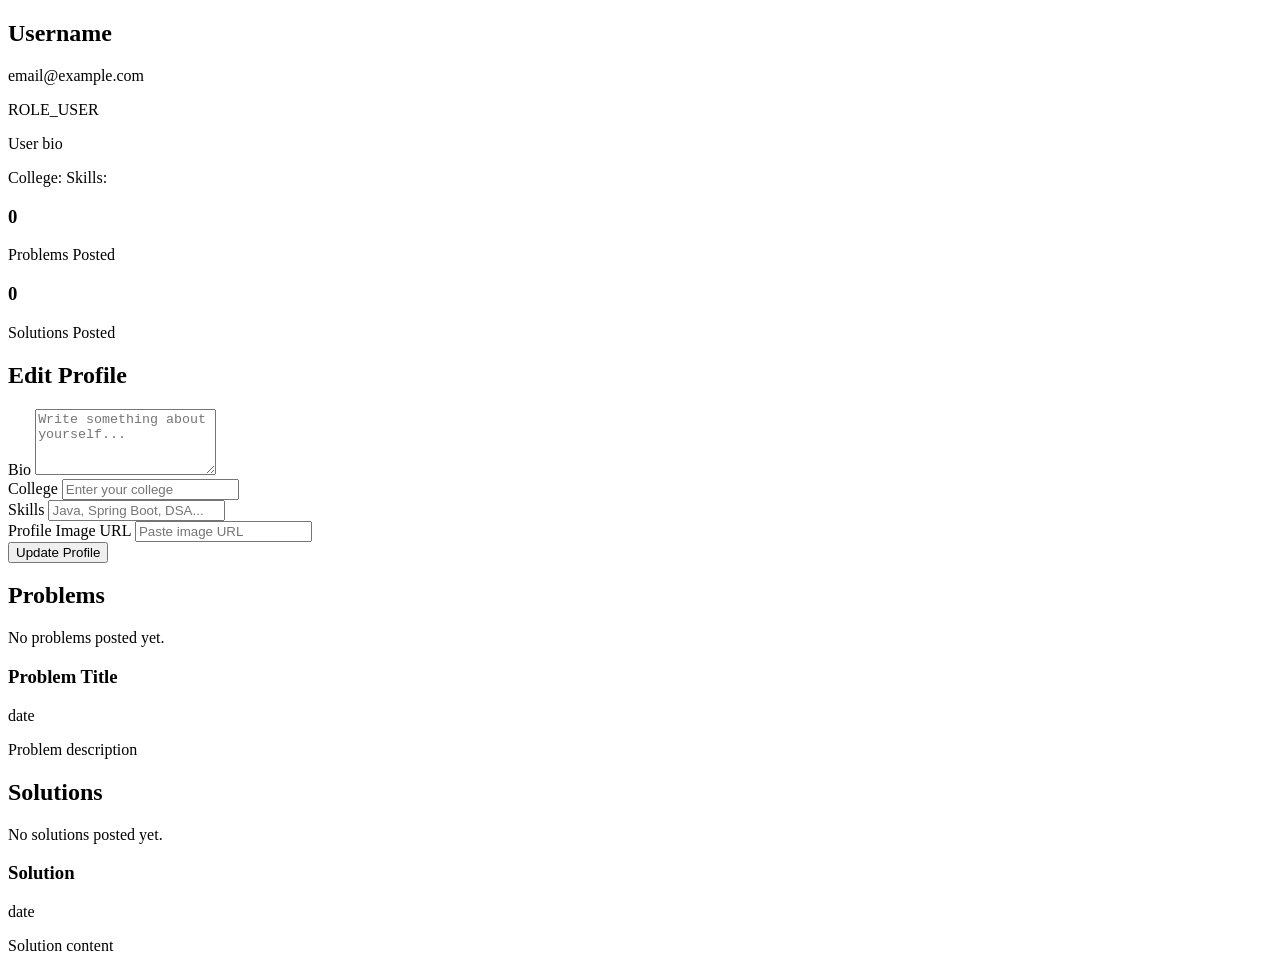
<file: src/main/resources/templates/profile.html>
<!DOCTYPE html>
<html xmlns:th="http://www.thymeleaf.org">
<head>
    <title>Profile - ConnectHub</title>
    <link rel="stylesheet" th:href="@{/css/style.css}">
    <meta name="viewport" content="width=device-width, initial-scale=1">
</head>
<body>

<div th:replace="~{fragments/navbar :: navbar}"></div>

<div class="page-wrapper">
    <div class="main-container">

        <section class="profile-hero card">
            <div class="profile-top">

                <div class="profile-avatar"
                     th:text="${userData.username != null and !#strings.isEmpty(userData.username) ? #strings.substring(userData.username,0,1).toUpperCase() : 'U'}">
                </div>

                <div class="profile-info">
                    <h1 th:text="${userData.username}">Username</h1>
                    <p th:text="${userData.email}">email@example.com</p>
                    <span class="profile-role" th:text="${userData.role}">ROLE_USER</span>

                    <p class="profile-bio"
                       th:if="${userData.bio != null and !#strings.isEmpty(userData.bio)}"
                       th:text="${userData.bio}">
                        User bio
                    </p>

                    <div class="profile-extra">

                        <span th:if="${userData.college != null and !#strings.isEmpty(userData.college)}">
                            College:
                            <strong th:text="${userData.college}"></strong>
                        </span>

                        <span th:if="${userData.skills != null and !#strings.isEmpty(userData.skills)}">
                            Skills:
                            <strong th:text="${userData.skills}"></strong>
                        </span>

                    </div>
                </div>

            </div>

            <div class="stats-grid">

                <div class="stat-card">
                    <h3 th:text="${problemCount}">0</h3>
                    <p>Problems Posted</p>
                </div>

                <div class="stat-card">
                    <h3 th:text="${solutionCount}">0</h3>
                    <p>Solutions Posted</p>
                </div>

            </div>
        </section>

        <!-- EDIT PROFILE -->
        <section class="card" th:if="${isOwner}">
            <div class="section-header">
                <h2>Edit Profile</h2>
            </div>

            <form th:action="@{/profile/update}" method="post" class="profile-form">

                <div class="form-group">
                    <label for="bio">Bio</label>
                    <textarea id="bio"
                              name="bio"
                              rows="4"
                              placeholder="Write something about yourself..."
                              th:text="${userData.bio}"></textarea>
                </div>

                <div class="form-group">
                    <label for="college">College</label>
                    <input type="text"
                           id="college"
                           name="college"
                           placeholder="Enter your college"
                           th:value="${userData.college}">
                </div>

                <div class="form-group">
                    <label for="skills">Skills</label>
                    <input type="text"
                           id="skills"
                           name="skills"
                           placeholder="Java, Spring Boot, DSA..."
                           th:value="${userData.skills}">
                </div>

                <div class="form-group">
                    <label for="profileImage">Profile Image URL</label>
                    <input type="text"
                           id="profileImage"
                           name="profileImage"
                           placeholder="Paste image URL"
                           th:value="${userData.profileImage}">
                </div>

                <button type="submit" class="btn-primary">
                    Update Profile
                </button>

            </form>
        </section>

        <!-- PROBLEMS -->
        <section class="card">
            <div class="section-header">
                <h2 th:text="${isOwner ? 'My Problems' : 'Problems by ' + userData.username}">
                    Problems
                </h2>
            </div>

            <div th:if="${#lists.isEmpty(userProblems)}" class="empty-state">
                <p>No problems posted yet.</p>
            </div>

            <div class="mini-card" th:each="problem : ${userProblems}">
                <div class="mini-card-header">
                    <h3 th:text="${problem.title}">Problem Title</h3>
                    <span class="mini-date" th:text="${problem.createdAt}">date</span>
                </div>

                <p th:text="${problem.description}">Problem description</p>
            </div>
        </section>

        <!-- SOLUTIONS -->
        <section class="card">
            <div class="section-header">
                <h2 th:text="${isOwner ? 'My Solutions' : 'Solutions by ' + userData.username}">
                    Solutions
                </h2>
            </div>

            <div th:if="${#lists.isEmpty(userSolutions)}" class="empty-state">
                <p>No solutions posted yet.</p>
            </div>

            <div class="mini-card" th:each="solution : ${userSolutions}">
                <div class="mini-card-header">
                    <h3>Solution</h3>
                    <span class="mini-date" th:text="${solution.createdAt}">date</span>
                </div>

                <p th:text="${solution.content}">Solution content</p>
            </div>
        </section>

    </div>
</div>

</body>
</html>
</file>
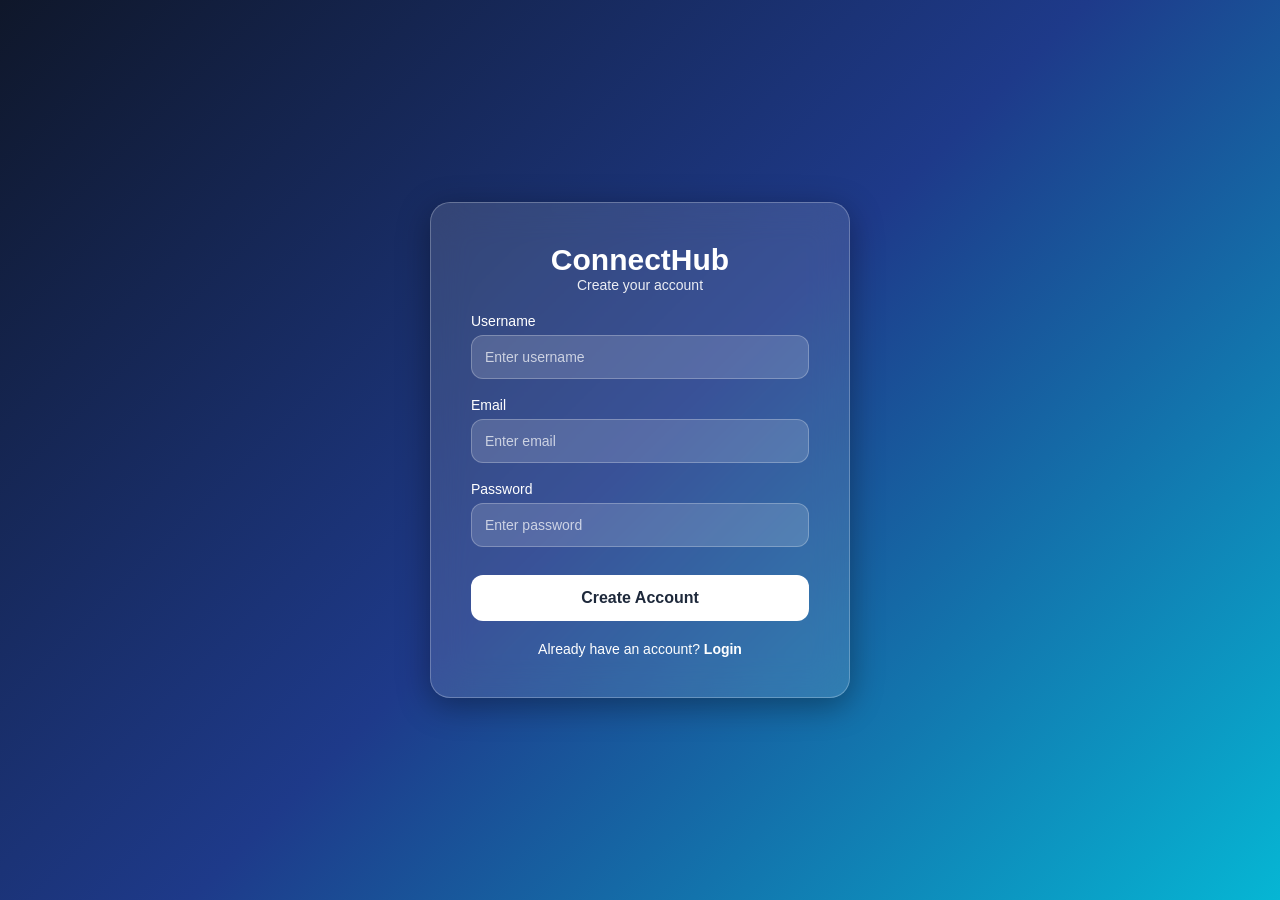
<file: src/main/resources/templates/register.html>
<!DOCTYPE html>
<html xmlns:th="http://www.thymeleaf.org">
<head>
    <title>ConnectHub Register</title>
    <meta name="viewport" content="width=device-width, initial-scale=1.0">

    <style>

        *{
            margin:0;
            padding:0;
            box-sizing:border-box;
            font-family: "Segoe UI", Tahoma, Geneva, Verdana, sans-serif;
        }

        body{
            min-height:100vh;
            display:flex;
            justify-content:center;
            align-items:center;
            background: linear-gradient(135deg,#0f172a,#1e3a8a,#06b6d4);
        }

        .register-container{
            width:420px;
            padding:40px;
            border-radius:20px;
            background: rgba(255,255,255,0.12);
            border:1px solid rgba(255,255,255,0.25);
            backdrop-filter: blur(18px);
            -webkit-backdrop-filter: blur(18px);
            box-shadow:0 8px 32px rgba(0,0,0,0.35);
            color:white;
        }

        .register-container h2{
            text-align:center;
            margin-bottom:25px;
            font-size:28px;
        }

        .input-group{
            margin-bottom:18px;
        }

        .input-group label{
            display:block;
            margin-bottom:6px;
            font-size:14px;
        }

        .input-box{
            width:100%;
            padding:13px;
            border-radius:12px;
            border:1px solid rgba(255,255,255,0.25);
            background:rgba(255,255,255,0.15);
            color:white;
            font-size:14px;
        }

        .input-box::placeholder{
            color:rgba(255,255,255,0.7);
        }

        .input-box:focus{
            outline:none;
            border-color:white;
            background:rgba(255,255,255,0.25);
        }

        .register-btn{
            width:100%;
            padding:14px;
            border:none;
            border-radius:12px;
            margin-top:10px;
            background:white;
            color:#1e293b;
            font-weight:bold;
            font-size:16px;
            cursor:pointer;
            transition:0.3s;
        }

        .register-btn:hover{
            transform:translateY(-2px);
            background:#f1f5f9;
        }

        .login-link{
            margin-top:20px;
            text-align:center;
            font-size:14px;
        }

        .login-link a{
            color:white;
            font-weight:bold;
            text-decoration:none;
        }

        .login-link a:hover{
            text-decoration:underline;
        }

        .brand{
            text-align:center;
            margin-bottom:20px;
        }

        .brand h1{
            font-size:30px;
        }

        .brand p{
            font-size:14px;
            opacity:0.9;
        }

    </style>

</head>

<body>

<div class="register-container">

    <div class="brand">
        <h1>ConnectHub</h1>
        <p>Create your account</p>
    </div>

    <form th:action="@{/register}" method="post" th:object="${user}">

        <div class="input-group">
            <label>Username</label>
            <input type="text" th:field="*{username}" class="input-box" placeholder="Enter username" required>
        </div>

        <div class="input-group">
            <label>Email</label>
            <input type="email" th:field="*{email}" class="input-box" placeholder="Enter email" required>
        </div>

        <div class="input-group">
            <label>Password</label>
            <input type="password" th:field="*{password}" class="input-box" placeholder="Enter password" required>
        </div>

        <button type="submit" class="register-btn">Create Account</button>

    </form>

    <div class="login-link">
        Already have an account?
        <a th:href="@{/login}">Login</a>
    </div>

</div>

</body>
</html>
</file>
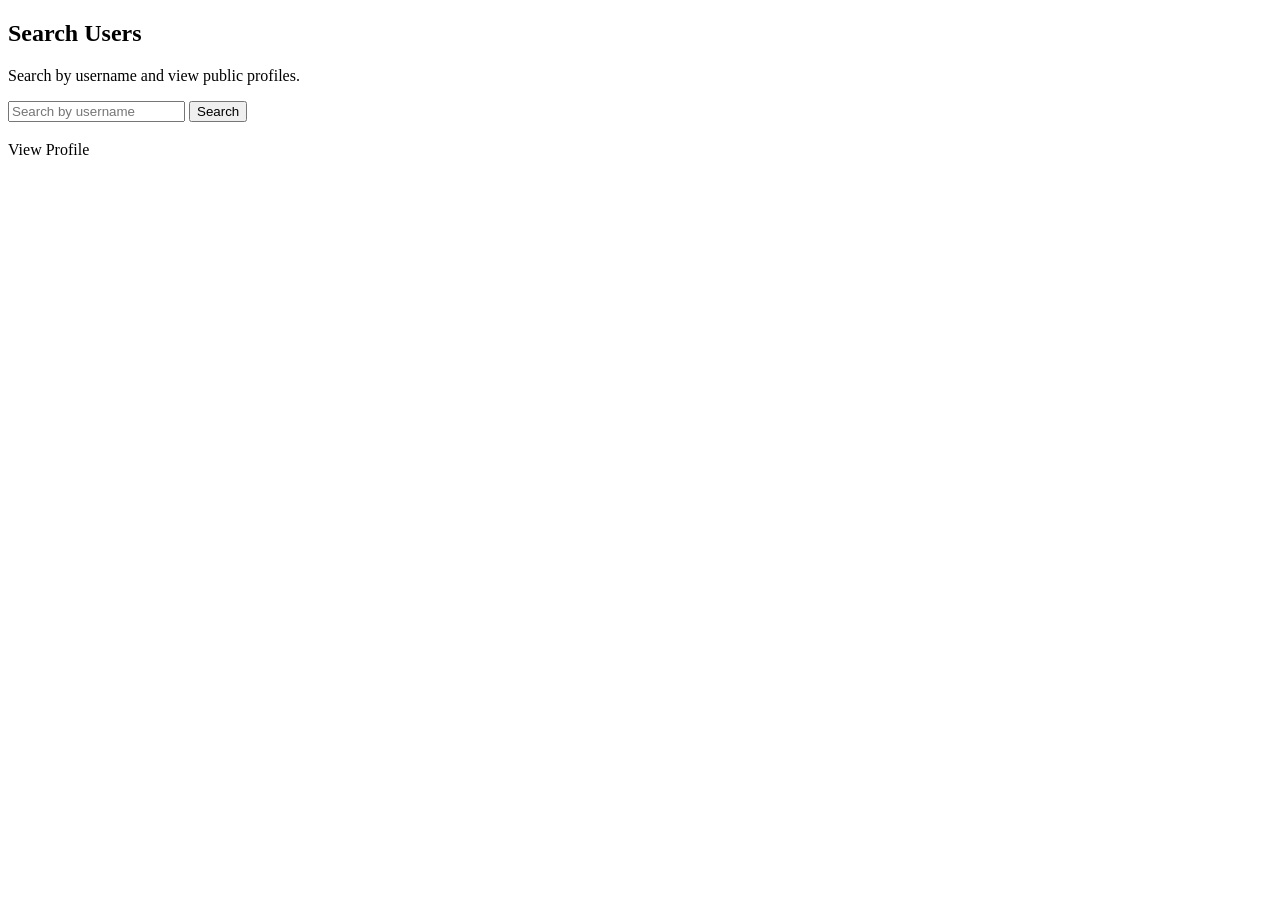
<file: src/main/resources/templates/search.html>
<!DOCTYPE html>
<html xmlns:th="http://www.thymeleaf.org">
<head>
    <title>Search Users - ConnectHub</title>
    <link rel="stylesheet" th:href="@{/css/style.css}">
</head>
<body>

<div th:replace="~{fragments/navbar :: navbar}"></div>

<div class="page-wrapper">
    <div class="main-container">

        <section class="card search-page-card">
            <div class="section-header">
                <h2>Search Users</h2>
                <p class="sub-text">Search by username and view public profiles.</p>
            </div>

            <form th:action="@{/search}" method="get" class="search-form">
                <input type="text" name="keyword" th:value="${keyword}" placeholder="Search by username" required>
                <button type="submit" class="primary-btn">Search</button>
            </form>
        </section>

        <section class="search-results-grid" th:if="${users != null}">
            <div class="card" th:each="user : ${users}">
                <div class="user-card-top">
                    <div class="user-avatar"
                         th:text="${user.username != null and !#strings.isEmpty(user.username) ? #strings.substring(user.username,0,1).toUpperCase() : 'U'}"></div>

                    <div class="user-card-info">
                        <h3 th:text="${user.username}"></h3>
                        <p th:text="${user.email}"></p>
                    </div>
                </div>

                <a th:href="@{'/profile/' + ${user.username}}" class="primary-link-btn">View Profile</a>
            </div>
        </section>

    </div>
</div>

</body>
</html>
</file>
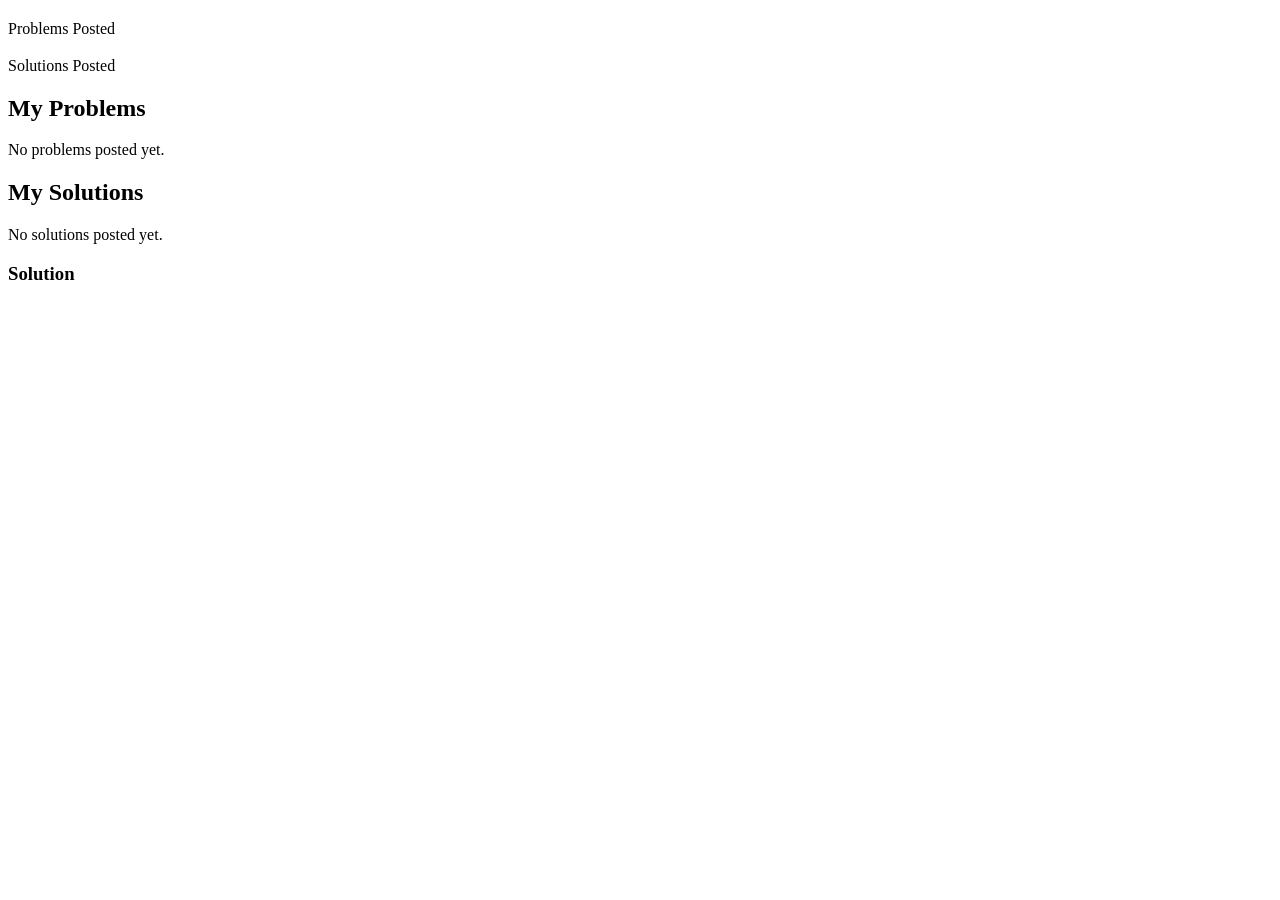
<file: src/main/resources/templates/user-profile.html>
<!DOCTYPE html>
<html xmlns:th="http://www.thymeleaf.org">
<head>
    <title>My Profile - ConnectHub</title>
    <link rel="stylesheet" th:href="@{/css/style.css}">
</head>
<body>

<div th:replace="~{fragments/navbar :: navbar}"></div>

<div class="page-wrapper">
    <div class="main-container">

        <section class="profile-hero card">
            <div class="profile-top">
                <div class="profile-avatar"
                     th:text="${userData.username != null and !#strings.isEmpty(userData.username) ? #strings.substring(userData.username,0,1).toUpperCase() : 'U'}">
                </div>

                <div class="profile-info">
                    <h1 th:text="${userData.username}"></h1>
                    <p th:text="${userData.email}"></p>
                    <span class="profile-role" th:text="${userData.role}"></span>
                </div>
            </div>

            <div class="stats-grid">
                <div class="stat-card">
                    <h3 th:text="${userData.problems != null ? #lists.size(userData.problems) : 0}"></h3>
                    <p>Problems Posted</p>
                </div>

                <div class="stat-card">
                    <h3 th:text="${userData.solutions != null ? #lists.size(userData.solutions) : 0}"></h3>
                    <p>Solutions Posted</p>
                </div>
            </div>
        </section>

        <section class="card">
            <div class="section-header">
                <h2>My Problems</h2>
            </div>

            <div th:if="${userData.problems == null or #lists.isEmpty(userData.problems)}" class="empty-state">
                <p>No problems posted yet.</p>
            </div>

            <div class="mini-card" th:each="problem : ${userData.problems}">
                <div class="mini-card-header">
                    <h3 th:text="${problem.title}"></h3>
                    <span class="mini-date" th:text="${problem.createdAt}"></span>
                </div>
                <p th:text="${problem.description}"></p>
            </div>
        </section>

        <section class="card">
            <div class="section-header">
                <h2>My Solutions</h2>
            </div>

            <div th:if="${userData.solutions == null or #lists.isEmpty(userData.solutions)}" class="empty-state">
                <p>No solutions posted yet.</p>
            </div>

            <div class="mini-card" th:each="solution : ${userData.solutions}">
                <div class="mini-card-header">
                    <h3>Solution</h3>
                    <span class="mini-date" th:text="${solution.createdAt}"></span>
                </div>
                <p th:text="${solution.content}"></p>
            </div>
        </section>

    </div>
</div>

</body>
</html>
</file>
